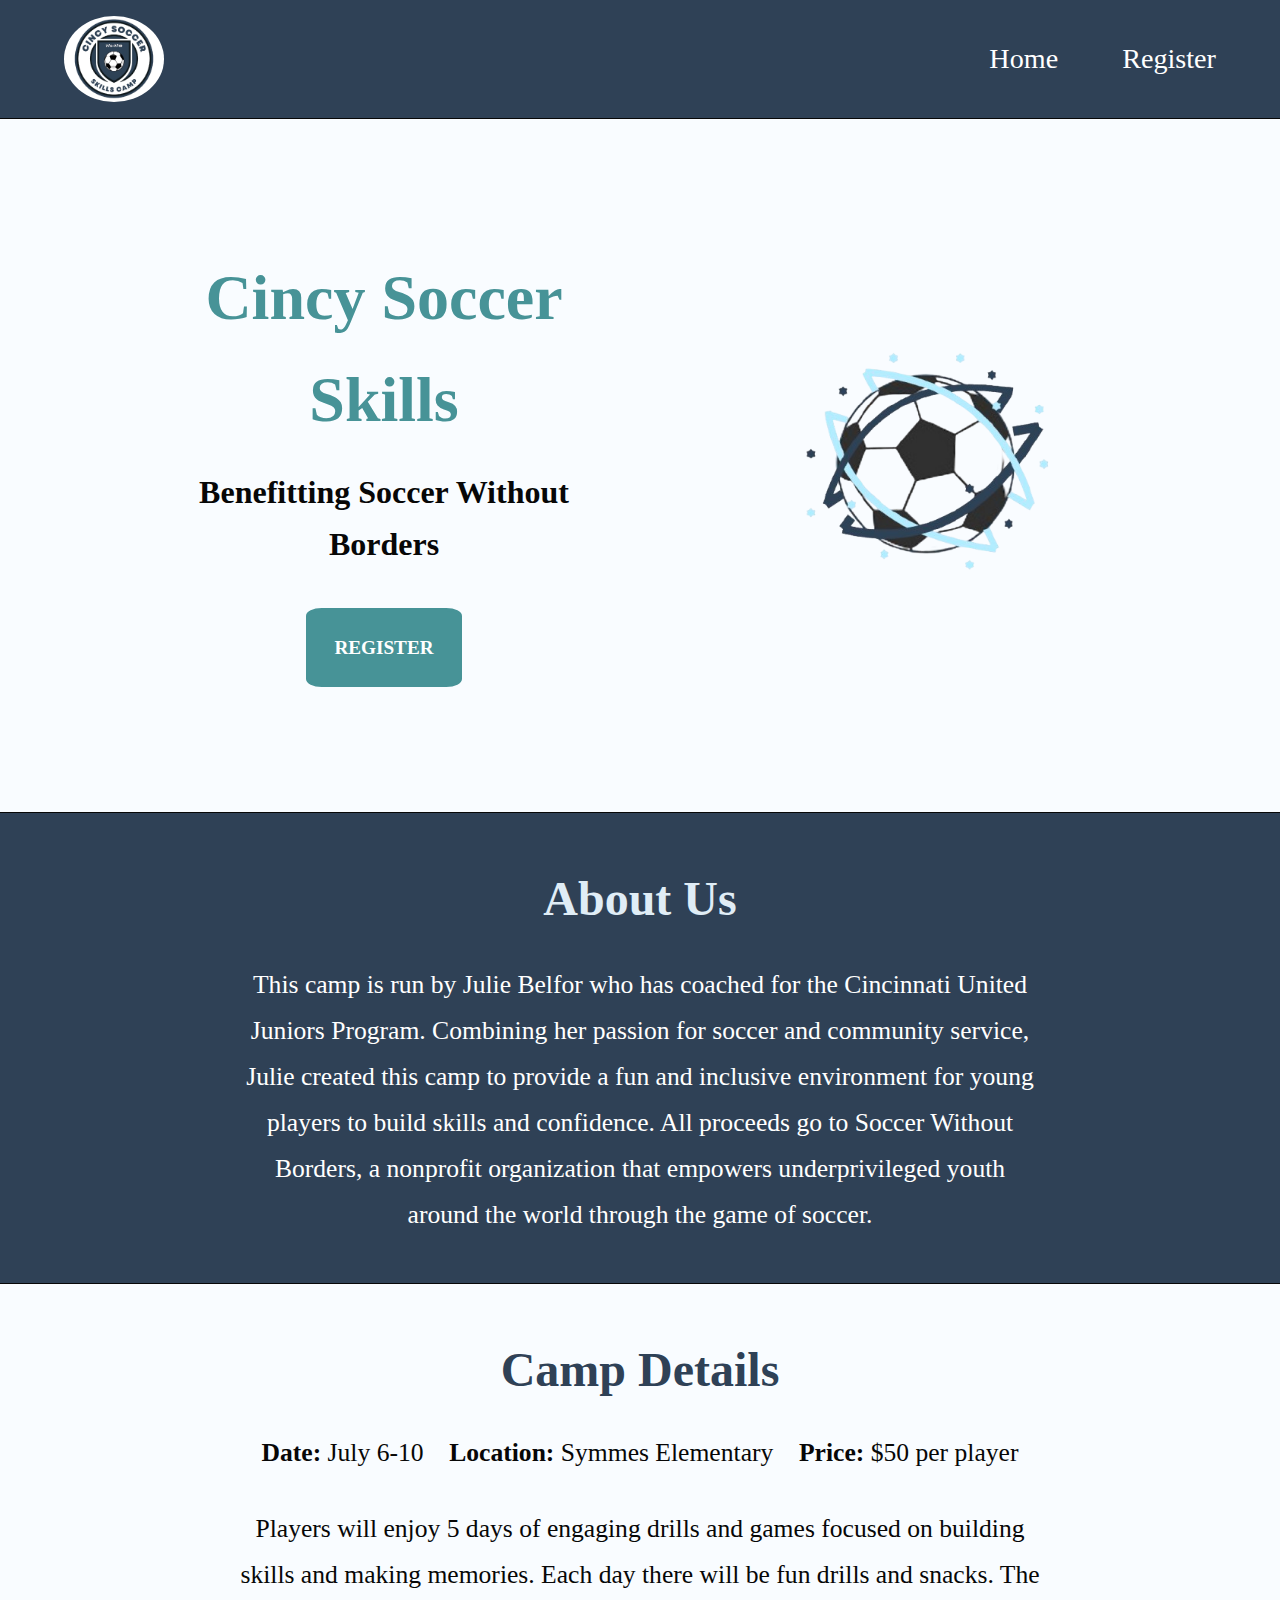
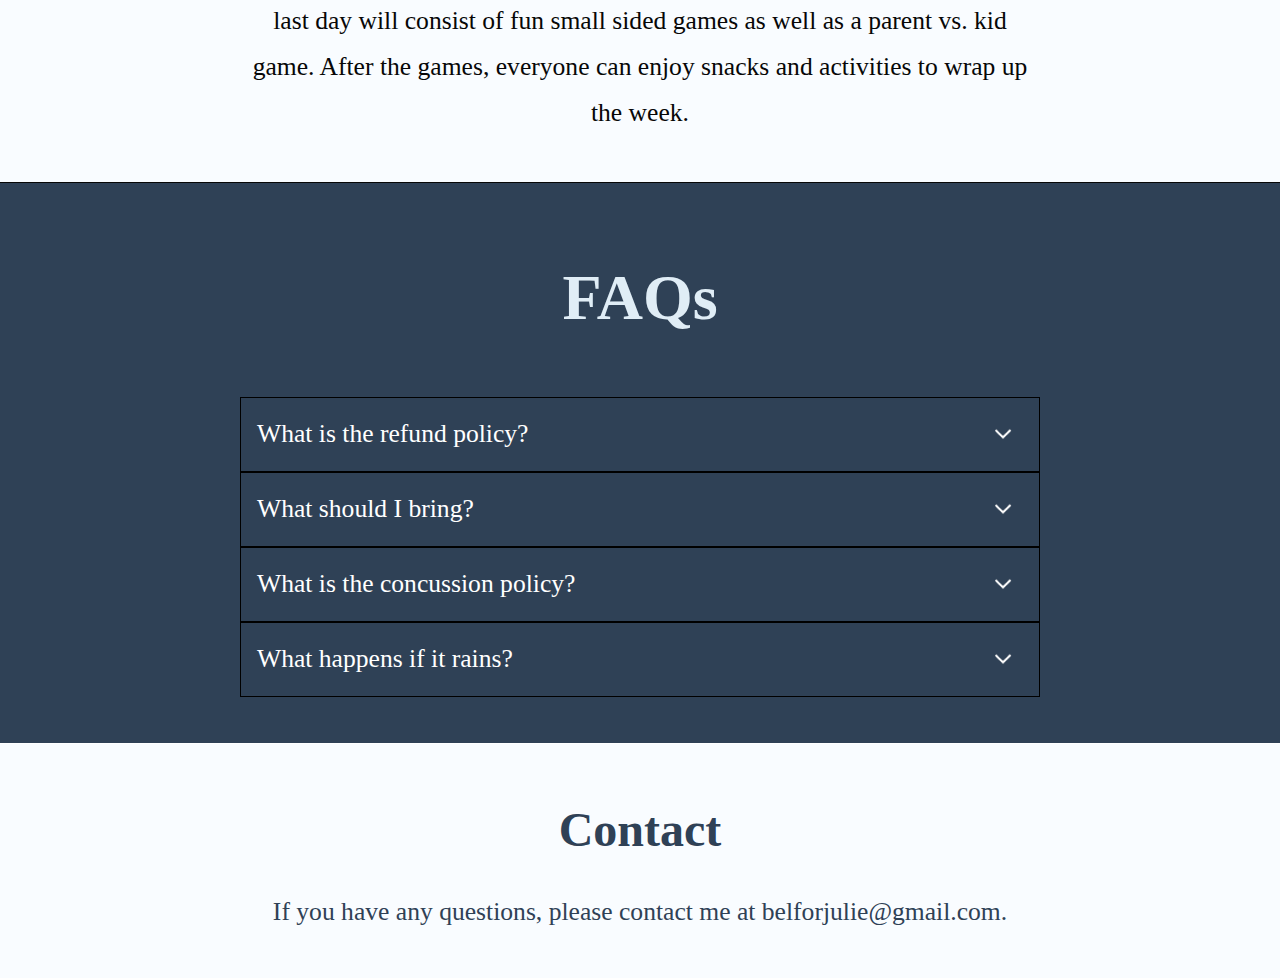
<file: index.html>
<!DOCTYPE html>
<html lang="en">

<head>
    <meta charset="UTF-8">
    <meta name="viewport" content="width=device-width, initial-scale=1.0">
    <link rel="stylesheet" href="styles1.css">
    <title>Cincy Soccer Skills Camp</title>
</head>

<body>

    <header>
        <nav>
           <img src="images/newLogo1.png" alt="logo">
            <ul id="navBar">
                <li><a href="index.html">Home</a></li>
                <li id="RegistrationPg"><a href="https://form.jotform.com/253173796232158" target="_blank">Register</a></li>
            </ul>
        </nav>
        <section id="titleArea">
            <section id="introHeading">
                <div>
                    <h1>Cincy Soccer Skills</h1>
                    <h2>Benefitting Soccer Without Borders</h2>
                    <button id="registerBtn"><a href="https://form.jotform.com/253173796232158" target="_blank"><b>REGISTER</b></a></button>
                </div>
                <img src="images/newTitlePic1.png" alt="soccer ball">
            </section>
        </section>
    </header>
    <section id="AboutUs">
        <h1>About Us</h1>
        <p>
            This camp is run by Julie Belfor who has coached for the Cincinnati United Juniors Program. Combining her passion for soccer and community service, 
            Julie created this camp to provide a fun and inclusive environment for young players to build skills and confidence. 
            All proceeds go to Soccer Without Borders, a nonprofit organization that empowers underprivileged youth around the world 
            through the game of soccer.
        </p>
    </section>
    <section id="CampDetails">
        <h1>Camp Details</h1>
        <ul>
            <li><strong>Date: </strong>July 6-10</li>
            <li><strong>Location: </strong>Symmes Elementary</li>
            <li><strong>Price: </strong>$50 per player</li>
        </ul>
        <p>
            Players will enjoy 5 days of engaging drills and games focused on building
            skills and making memories. Each day there will be fun drills and snacks. The last day will
            consist of fun small sided games as well as a parent vs. kid game. After the games,
            everyone can enjoy snacks and activities to wrap up the week.
        </p>
    </section>
    <section id="FAQs">
        <h1>FAQs</h1>
        <div class="shown">
            <h3>What is the refund policy?</h3>
            <img src="images/newDownArrow1.png" alt="downArrow" class="downArrow">
        </div>
        <div class="hidden">Full refunds are issued until July 11. Exceptions can be made 
            for emergencies.
        </div>
        <div class="shown">
            <h3>What should I bring?</h3>
            <img src="images/newDownArrow1.png" alt="downArrow" class="downArrow">
        </div>
        <div class="hidden">
            All campers should bring cleats, shin guards, a water bottle, and a soccer ball.
        </div>
        <div class="shown">
            <h3>What is the concussion policy?</h3>
            <img src="images/newDownArrow1.png" alt="downArrow" class="downArrow">
        </div>
        <div class="hidden">
            Our coaches are certified and trained to deal with concussions.
            Here is a link to our 
            <a href="https://docs.google.com/document/d/14lEZC8VD30Je9_kJQSqut08oMsRsQFDkPX32eg_jiKk/edit?pli=1&tab=t.0" target="_blank">concussion policy.</a>
        </div>
        <div class="shown">
            <h3>What happens if it rains?</h3>
            <img src="images/newDownArrow1.png" alt="downArrow" class="downArrow">
        </div>
        <div class="hidden" id="lastFAQ">
            We will have a scheduled rain day in case of thunderstorms. 
            We will plan to play through rain if possible.
        </div>
    </section>
    <section id="contact">
        <h1>Contact</h1>
        <p>
            If you have any questions, please contact me 
            at belforjulie@gmail.com.
        </p>
    </section>
    
    
</body>

<footer>
    <script src="script.js"></script>

</footer>

</html>
</file>
<file: styles1.css>
* {
    margin: 0;
    padding: 0;
    box-sizing: border-box;
}

html {
    font-size: 16px;
    scroll-behavior: smooth;
}

body {
    background-color: #ffffff; /* clean white background */
    font-family: Georgia, 'Times New Roman', Times, serif;
    line-height: 1.6;
    overflow-x: hidden;
    color: #070707; /* dark text */
}

/* ---------- NAVBAR ---------- */
nav {
    background-color: #2F4156; /* dark teal navbar */
    display: flex;
    align-items: center;
    justify-content: space-between;
    flex-wrap: wrap;
    width: 100%;
    border-bottom: 1px solid #070707;
    padding: 1rem 5vw;
}

nav img {
    width: clamp(60px, 10vw, 140px);
    height: auto;
    background-color: white;
    border: solid #2F4156 0vw;
    border-radius: 50%;
}

#navBar {
    display: flex;
    flex-direction: row;
    align-items: center;
    justify-content: flex-end;
    gap: clamp(1rem, 5vw, 5rem);
    flex-wrap: wrap;
}

#navBar li {
    list-style: none;
    font-size: clamp(1rem, 2.2vw, 1.8rem);
}

#navBar li a {
    color: #ffffff; /* white links on dark navbar */
    text-decoration: none;
    transition: color 0.3s ease;
}

#navBar li:hover a {
    color: rgb(196, 221, 251);
    transform: scale(1.05);
}

/* ---------- SECTION CONTAINERS ---------- */
section {
    width: 100%;
    padding: clamp(3rem, 2vw, 10rem) 5vw;
}

/* ---------- INTRO ---------- */
#titleArea {
    border-bottom: 1px solid #070707;
    background-color: #f9fcff;
    display: flex;
    justify-content: center;
}

#introHeading {
    display: flex;
    flex-direction: column;
    align-items: center;
    text-align: center;
    justify-content: center;
    margin: auto;
    gap: 2rem;
    max-width: 1200px;
}

#introHeading img {
    width: clamp(200px, 40vw, 400px);
    height: auto;
}

#introHeading h1 {
    font-size: clamp(2rem, 6vw, 4rem);
    color: #479397;
    text-shadow: none;
}

#introHeading h2 {
    color: #070707;
    font-size: clamp(1.2rem, 3vw, 2rem);
    max-width: 800px;
    margin-top: 1rem;
}

#registerBtn {
    margin: auto; 
    margin-top: 3vw;
    display: block;
    background-color: #479397;
    padding: 2vw;
    border: #479397 solid;
    border-radius: 10%;
}

#registerBtn a {
    text-decoration: none;
    font-size: clamp(0.8rem, 1vw, 1rem);
    font-family:Georgia, 'Times New Roman', Times, serif;
    color: white;
}

#registerBtn:hover {
    transform: scale(1.05);
}

/* ---------- ABOUT US ---------- */
#AboutUs {
    background-color: #2F4156;
    text-align: center;
    border-bottom: 1px solid #070707;
}

#AboutUs h1 {
    color: #e0edf6; /* teal heading */
    font-size: clamp(2rem, 5vw, 3rem);
    margin-bottom: 1.5rem;
}

#AboutUs p {
    font-size: clamp(1rem, 2.5vw, 1.6rem);
    line-height: 1.8;
    margin: 0 auto;
    max-width: 800px;
    color: white;
}

/* ---------- CAMP DETAILS ---------- */
#CampDetails {
    background-color: #f9fcff; /* soft yellow accent */
    text-align: center;
    border-bottom: 1px solid #070707;
    width: 100%;
}

#CampDetails h1 {
    color: #2F4156;
    font-size: clamp(2rem, 5vw, 3rem);
    margin-bottom: 1.5rem;
}

#CampDetails ul {
    list-style: none;
    display: flex;
    flex-wrap: wrap;
    justify-content: center;
    gap: clamp(0.5rem, 2vw, 2rem);
    font-size: clamp(1rem, 2.5vw, 1.6rem);
    margin-bottom: 2rem;
    padding: 0;
    color: #070707;
}

#CampDetails p {
    font-size: clamp(1rem, 2.5vw, 1.6rem);
    line-height: 1.8;
    margin: 0 auto;
    max-width: 800px;
    color: #070707;
}

/* ---------- FAQS ---------- */
#FAQs {
    background-color: #2F4156;
    border-bottom: 1px solid white;
    display: flex;
    flex-direction: column;
    justify-content: center;
    align-items: center;
}

#FAQs h1 {
    color: #e0edf6;
    font-size: clamp(2.5rem, 7vw, 4rem);
    padding: 1rem;
    margin-bottom: 2rem;
}

.shown {
    padding: 1rem;
    border: 1px solid black;
    display: flex;
    justify-content: space-between;
    align-items: center;
    max-width: 800px;
    width: 90%;
}

.rotate {
    transform: rotate(180deg);
    transition: 0.3s;
}

.rotate:hover {
    transform: rotate(180deg) scale(1.1) !important;
}

#FAQs h3 {
    font-size: clamp(1rem, 2.5vw, 1.6rem);
    font-weight: 525;
    padding-right: 1rem;
    color: white;
}

#FAQs img {
    width: clamp(20px, 5vw, 40px);
    height: auto;
    transition: transform 0.3s ease;
}

#FAQs img:hover {
    transform: scale(1.1);
}

.hidden {
    max-height: 0;
    overflow: hidden;
    opacity: 0;
    transition: all 0.5s ease;
    border-left: 1px solid #070707;
    border-right: 1px solid #070707;
}

.hidden.show {
    max-height: 800px;
    opacity: 1;
    padding: 1rem;
    font-size: clamp(1rem, 2.5vw, 1.6rem);
    background-color: white; /* subtle highlight */
    max-width: 800px;
    margin: 0 auto;
    width: 90%;
}

#lastFAQ {
    border-bottom: 1px solid #070707;
}

/* ---------- CONTACT ---------- */
#contact {
    background-color: #f9fcff;
    text-align: center;
    color: #2F4156;
}

#contact h1 {
    color: #2F4156;
    font-size: clamp(2rem, 5vw, 3rem);
    margin-bottom: 1.5rem;
}

#contact p {
    font-size: clamp(1rem, 2.5vw, 1.6rem);
    margin: 0 auto;
    max-width: 800px;
}

/* ---------- MEDIA QUERIES ---------- */
@media (max-width: 768px) {
    #registerBtn {
        margin: 4vw auto -2vw auto;
    }
}

@media (min-width: 768px) {
    #introHeading {
        flex-direction: row;
        justify-content: center;
        align-items: center;
        gap: 5vw;
        text-align: left;
    }

    #introHeading div {
        flex: 1;
        padding: 2rem;
    }

    #introHeading h1 {
        font-size: 3rem !important;
        text-align: center;
    }

    #introHeading img {
        width: 20rem !important;
    }

    #introHeading h2 {
        text-align: center;
    }

    #introHeading,
    #AboutUs,
    #CampDetails,
    #FAQs,
    #contact {
        padding-bottom: 5vh;
    }
    nav img {
        width: clamp(40px, 8vw, 100px);
        height: auto;
    }
    #registerBtn a {
        font-size: clamp(1rem, 1.5vw, 1.5rem);
    }
}

@media (min-width: 1600px) {
    body {
        font-size: 1.2rem;
    }

    section {
        padding: 6rem 10vw;
    }

    #introHeading,
    #AboutUs,
    #CampDetails,
    #FAQs,
    #contact {
        max-width: 1200px;
        margin: auto;
    }
}

@media (min-width: 1000px) {
    #introHeading h1 {
        font-size: 4rem !important;
        text-align: center;
    }

    #introHeading img {
        width: 28rem !important;
    }
}
</file>
